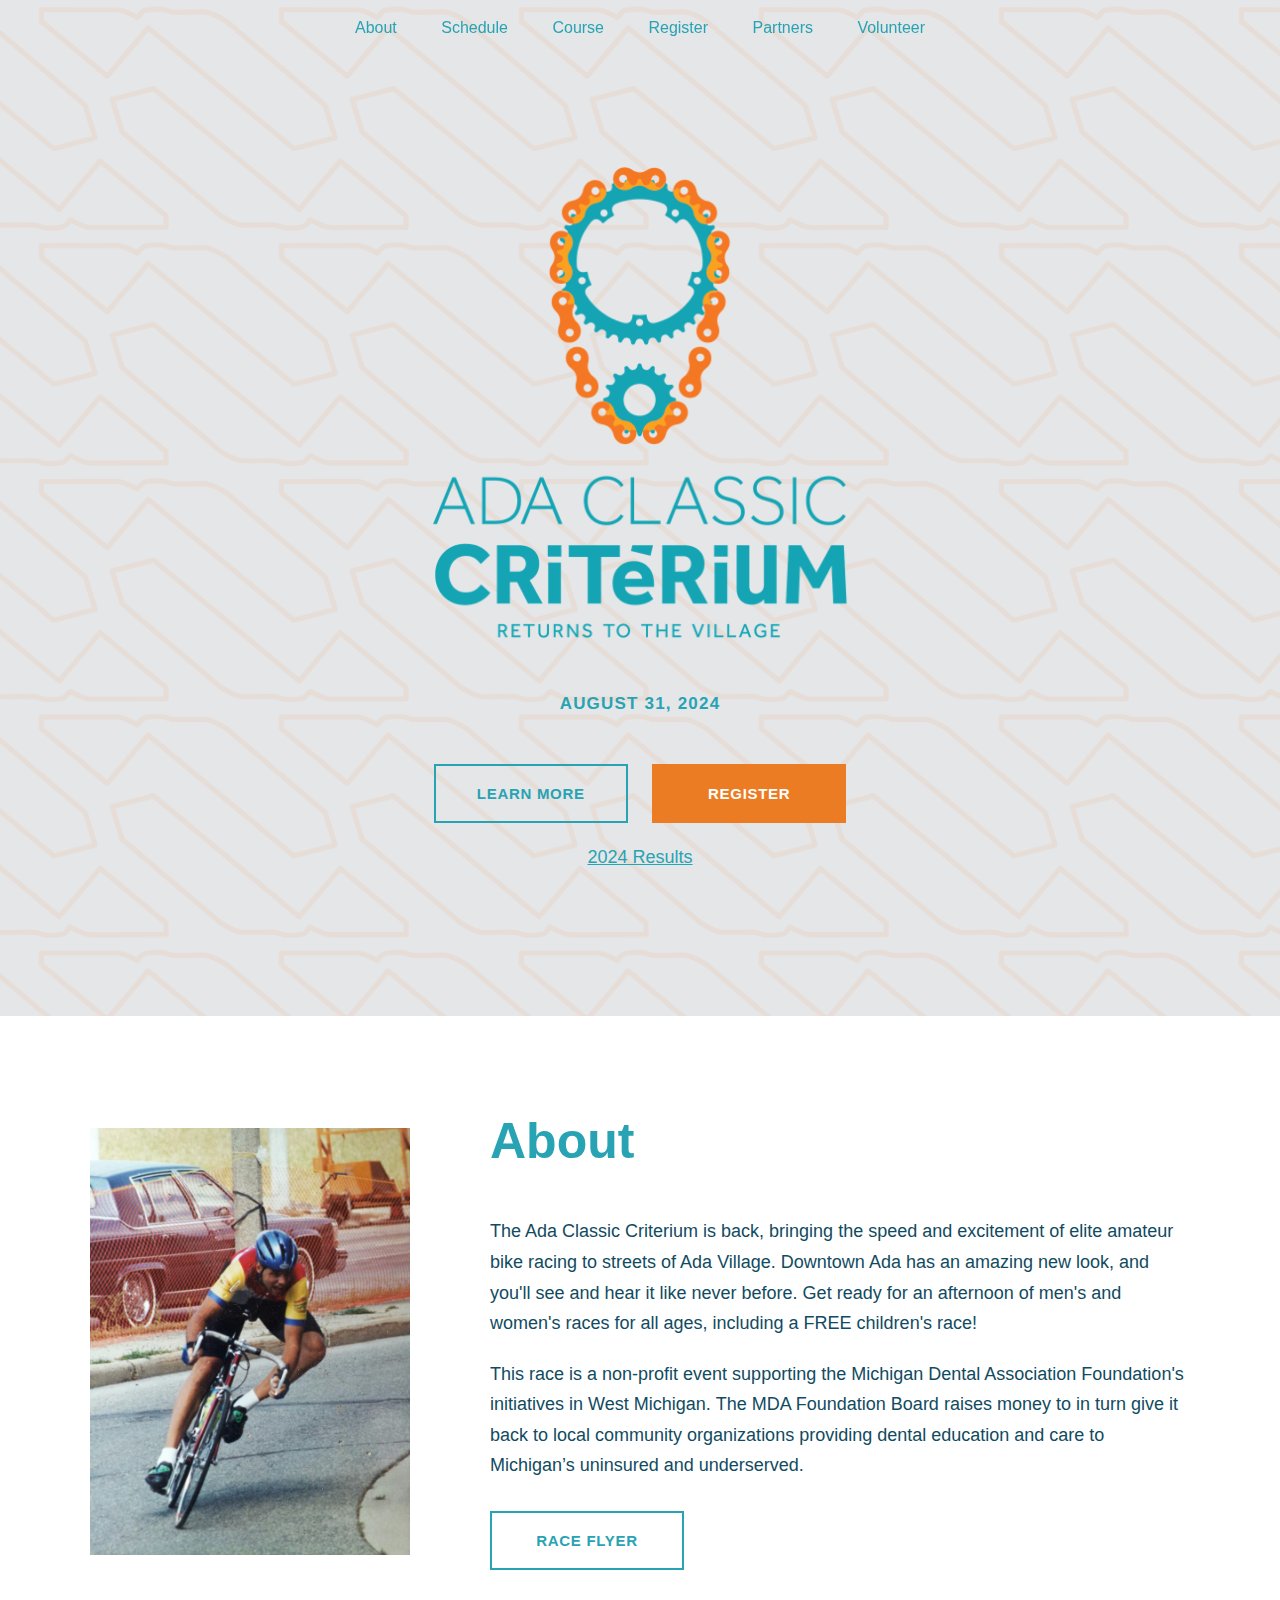
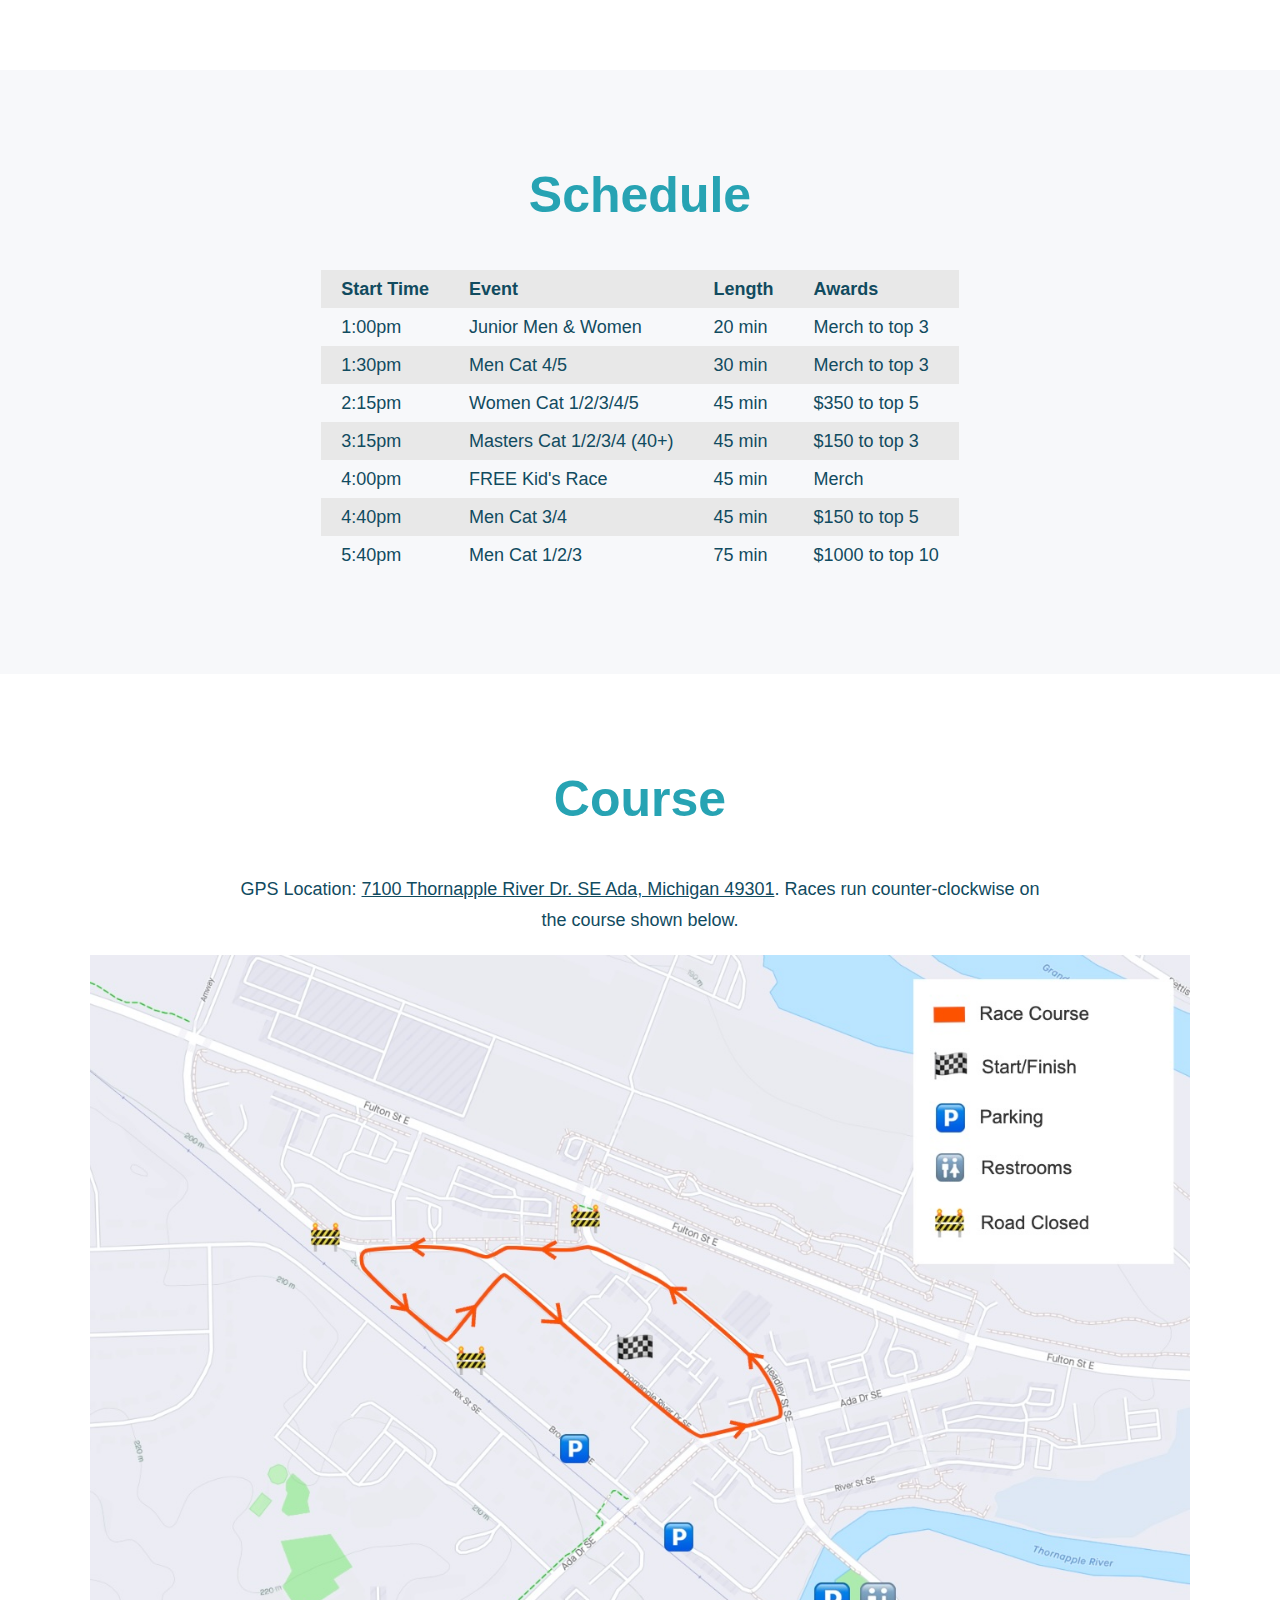
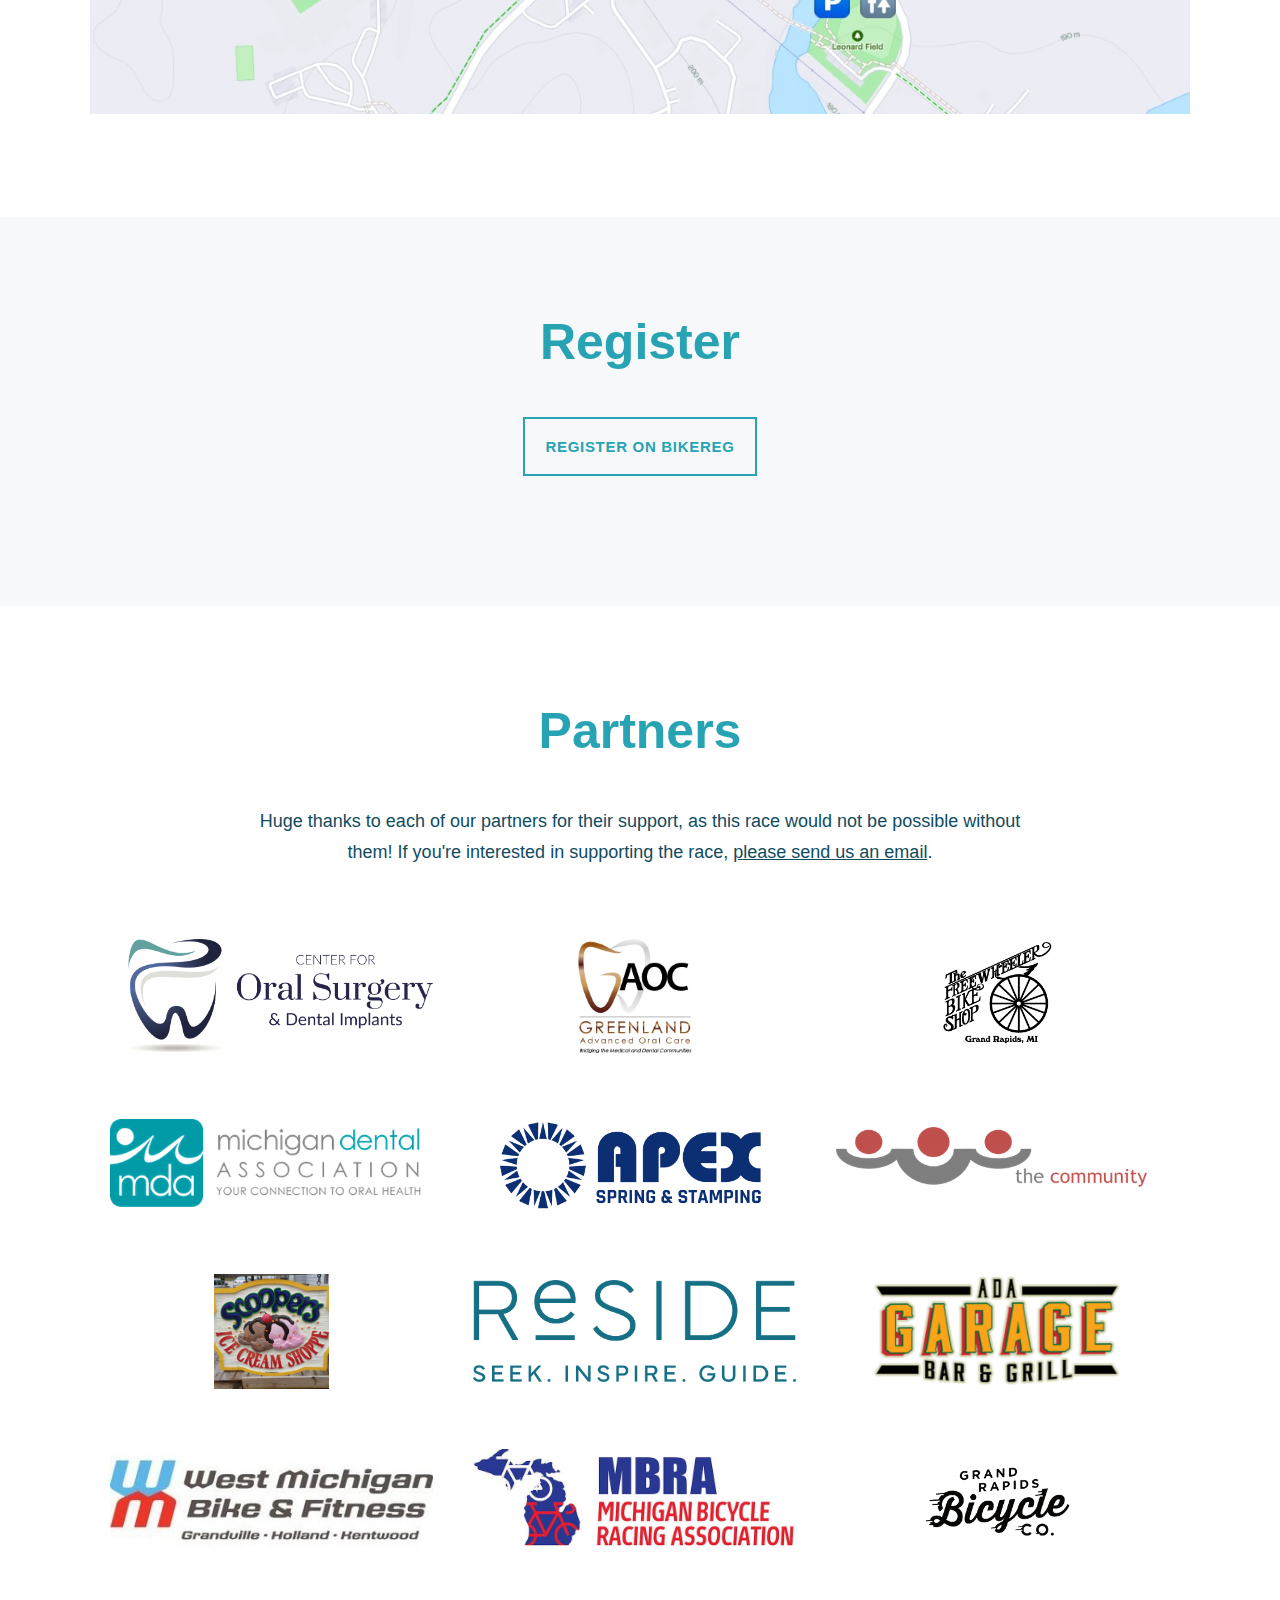
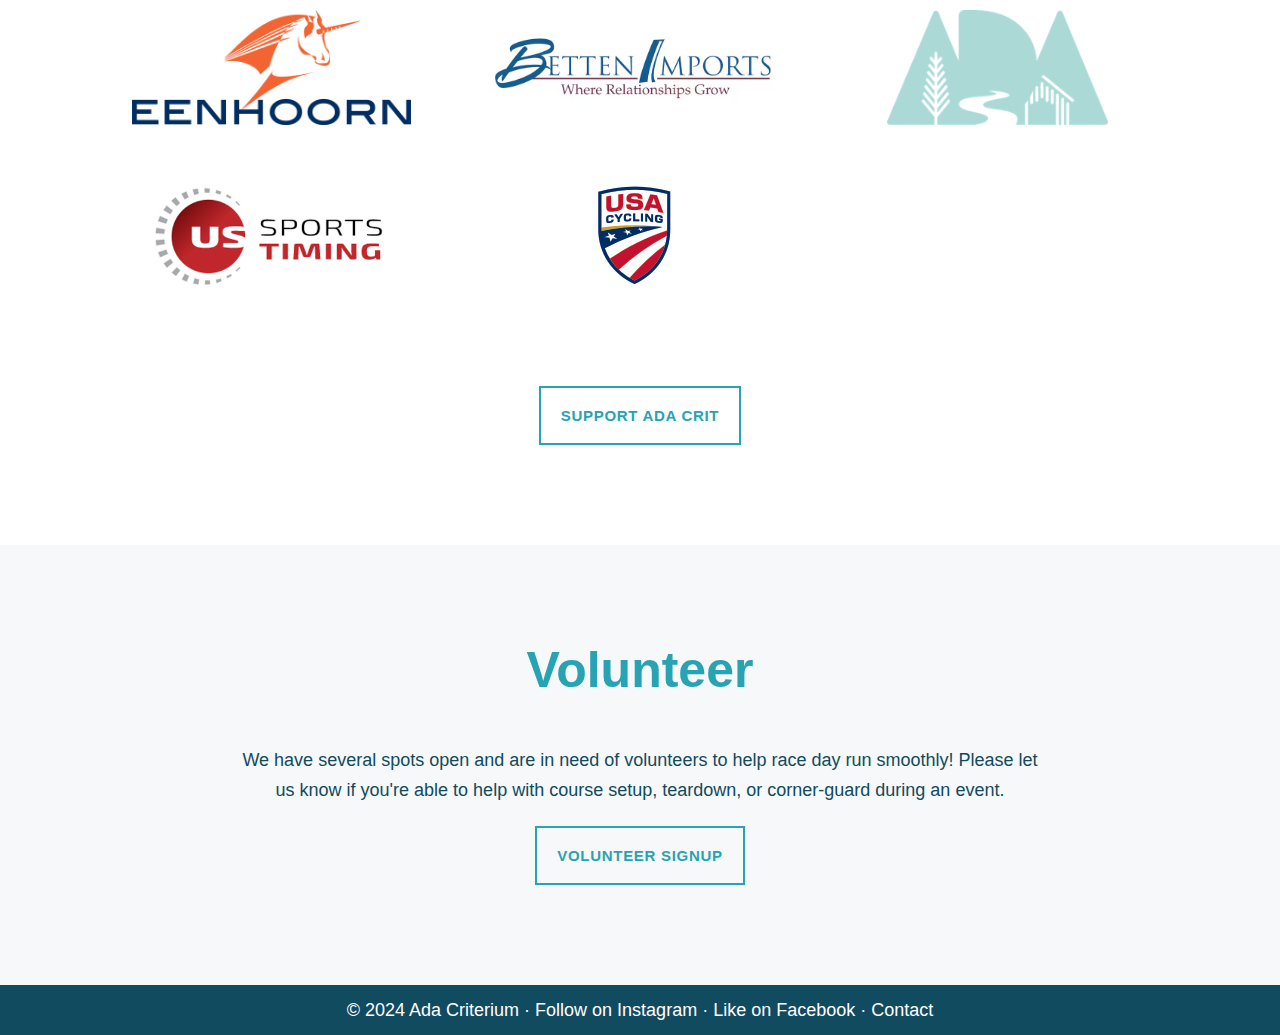
<file: index.html>
<!DOCTYPE html>
<!-- Website by Daniel Shamburger http://danielshamburger.com -->
<html>
<head>
	<title>Ada Classic Criterium - Ada, MI</title>
	<meta name="viewport" content="width=device-width, initial-scale=1.0">
	<link rel="stylesheet" type="text/css" href="reset.css">
	<link rel="stylesheet" type="text/css" href="ada.css?ver=1.3.1">
	<link rel="preconnect" href="https://fonts.googleapis.com">
	<link rel="preconnect" href="https://fonts.gstatic.com" crossorigin>
	<link href="https://fonts.googleapis.com/css2?family=Inter:ital,opsz,wght@0,14..32,100..900;1,14..32,100..900&display=swap" rel="stylesheet">
	<link rel="apple-touch-icon" sizes="180x180" href="apple-touch-icon.png">
	<link rel="icon" type="image/png" sizes="32x32" href="favicon-32x32.png">
	<link rel="icon" type="image/png" sizes="16x16" href="favicon-16x16.png">
</head>
<body>
<main class="page-content">
	<header>
		<div class="menu-toggle">MENU</div>
		<nav>
			<ul class="wrapper">
				<li><a href="#about">About</a></li>
				<li><a href="#schedule">Schedule</a></li>
				<li><a href="#course">Course</a></li>
				<li><a href="#register">Register</a></li>
				<li><a href="#partners">Partners</a></li>
				<li><a href="#volunteer">Volunteer</a></li>
			</ul>
		</nav>
	</header>
	
	<section class="hero">
		<div class="wrapper">
			<img class="logo" src="images/logo.png" alt="Ada Classic Criterium" />
			<p>August 31, 2024</p>
			<div class="buttons">
				<a class="button" href="#about">Learn More</a>
				<a class="button emphasis" href="#register">Register</a>
			</div>
			<div class="results">
				<a href="https://results.raceroster.com/v2/en-US/results/2j2vf7qr6bfn5z49/results">2024 Results</a>
			</div>
		</div>
	</section>

	<section id="about">
		<div class="wrapper">
				<div class="image">
					<img src="images/retro-crit.jpg" alt="Criterium racer taking a corner" />
				</div>
				<div class="copy">
					<h2>About</h2>
					<p>The Ada Classic Criterium is back, bringing the speed and excitement of elite amateur bike racing to streets of Ada Village. Downtown Ada has an amazing new look, and you'll see and hear it like never before. Get ready for an afternoon of men's and women's races for all ages, including a FREE children's race!</p>
					<p>This race is a non-profit event supporting the Michigan Dental Association Foundation's initiatives in West Michigan. The MDA Foundation Board raises money to in turn give it back to local community organizations providing dental education and care to Michigan’s uninsured and underserved.</p>
					<div class="button-wrap">
						<a class="button" style="margin-left: 0; margin-top: 10px;" href="/files/ada-crit-flyer.pdf">Race Flyer</a>
					</div>
				</div>
		</div>
	</section>

	<section id="schedule">
		<div class="wrapper">
			<h2>Schedule</h2>
			<table>
				<tr>
					<th>Start Time</th><th>Event</th><th>Length</th><th>Awards</th>
				</tr>
				<tr>
					<td>1:00pm</td><td>Junior Men &amp; Women</td><td>20 min</td><td>Merch to top 3</td>
				</tr>
				<tr>
					<td>1:30pm</td><td>Men Cat 4/5</td><td>30 min</td><td>Merch to top 3</td>
				</tr>
				<tr>
					<td>2:15pm</td><td>Women Cat 1/2/3/4/5</td><td>45 min</td><td>$350 to top 5</td>
				</tr>
				<tr>
					<td>3:15pm</td><td>Masters Cat 1/2/3/4 (40+)</td><td>45 min</td><td>$150 to top 3</td>
				</tr>
				<tr>
					<td>4:00pm</td><td>FREE Kid's Race</td><td>45 min</td><td>Merch</td>
				</tr>
				<tr>
					<td>4:40pm</td><td>Men Cat 3/4</td><td>45 min</td><td>$150 to top 5</td>
				</tr>
				<tr>
					<td>5:40pm</td><td>Men Cat 1/2/3</td><td>75 min</td><td>$1000 to top 10</td>
				</tr>
			</table>
		</div>
	</section>
		
	<section id="course">
		<div class="wrapper">
			<h2>Course</h2>
			<p>GPS Location: <a href="https://goo.gl/maps/9vBRFRXHCAyPKK8F6">7100 Thornapple River Dr. SE Ada, Michigan 49301</a>. Races run counter-clockwise on the course shown below.</p>
			<img src="images/course.jpg" alt="Race Course" />
		</div>
	</section>


	<section id="register">
		<div class="wrapper">
			<h2>Register</h2>

			<div class="button-wrap">
				<a class="button" href="https://www.bikereg.com/ada-criterium">Register on BikeReg</a>
			</div>
		</div>
	</section>

	<section id="partners">
		<div class="wrapper">
			<h2>Partners</h2>
			<p>Huge thanks to each of our partners for their support, as this race would not be possible without them! If you're interested in supporting the race, <a href="mailto:info@adacrit.com">please send us an email</a>.</p>
			<ul class="partner-list">
				<!-- <li class="partner title">

				</li> -->
				<li class="partner">
					<a target="_blank" href="https://www.grandrapidsoralsurgery.com/"><img src="images/cosdi.png" alt="Grand Rapids Oral Surgery and Dental Implants" /></a>
				</li>
				<li class="partner">
					<a target="_blank" href="https://www.greenlandaoc.com/"><img src="images/gaoc.jpg" alt="Greenland Advanced Oral Care" /></a>
				</li>
				<li class="partner">
					<a target="_blank" href="https://www.freewheelerbikeshop.com/"><img src="images/freewheeler.gif" alt="Freewheeler Bike Shop" /></a>
				</li>
				<li class="partner">
					<a target="_blank" href="http://www.smilemichigan.com/"><img src="images/mda.png" alt="Michigan Dental Association" /></a>
				</li>
				<li class="partner">
					<a target="_blank" href="https://apexspring.com/"><img src="images/apex.png" alt="Apex Spring and Stamping" /></a>
				</li>
				<li class="partner">
					<a target="_blank" href="http://thecommunity-ada.org/"><img src="images/community-church.png" alt="The Community Church" /></a>
				</li>
				<li class="partner">
					<a target="_blank" href="https://www.facebook.com/p/Scoopers-Ice-Cream-Shoppe-100063511034164/"><img src="images/scoopers.jpg" alt="Scooper's Ice Cream Shoppe" /></a>
				</li>
				<li class="partner">
					<a target="_blank" href="https://residegr.com/"><img src="images/reside.png" alt="ReSIDE Kyle Visser" /></a>
				</li>
				<li class="partner">
					<a target="_blank" href="https://adagaragebar.com/"><img src="images/garage-bar.png" alt="Ada Garage Bar & Grill" /></a>
				</li>
				<li class="partner">
					<a target="_blank" href="https://www.westmichiganbike.com/"><img src="images/wmbf.jpg" alt="West Michigan Bike & Fitness" /></a>
				</li>
				<li class="partner">
					<a target="_blank" href="http://www.michigan-cycling.org/"><img src="images/mbra.jpg" alt="MBRA" /></a>
				</li>
				<li class="partner">
					<a target="_blank" href="https://grandrapidsbicycles.com/"><img src="images/grbc.png" alt="Grand Rapids Bicycle Co." /></a>
				</li>
				<li class="partner">
					<a target="_blank" href="https://eenhoorn.com/"><img src="images/eenhorn.png" alt="Eenhorn" /></a>
				</li>
				<li class="partner">
					<a target="_blank" href="https://www.bettenimports.com/"><img src="images/betten.avif" alt="Betten Imports" /></a>
				</li>
				<li class="partner">
					<a target="_blank" href="http://adamichigan.org/"><img src="images/ada.png" alt="Ada Village" /></a>
				</li>
				<li class="partner">
					<a target="_blank" href="https://www.ussportstiming.com/"><img src="images/us-sports-timing.webp" alt="US Sports Timing" /></a>
				</li>
				<li class="partner">
					<a target="_blank" href="https://www.usacycling.org/"><img src="images/usac.png" alt="USA Cycling" /></a>
				</li>
			</ul>
			<div class="button-wrap">
				<a class="button" href="mailto:info@adacrit.com">Support Ada Crit</a>
			</div>
			
		</div>
	</section>

	<section id="volunteer">
		<div class="wrapper">
			<h2>Volunteer</h2>
			<p>We have several spots open and are in need of volunteers to help race day run smoothly!
				Please let us know if you're able to help with course setup, teardown, or corner-guard during an event. 
			</p>
			<div class="button-wrap">
				<a class="button" href="https://docs.google.com/forms/d/e/1FAIpQLSeVGT5_nGSvLf3liTfQN84N-q3tgdoa9TSNk-Jys_0XyNbddA/viewform?usp=sf_link">Volunteer Signup</a>
			</div>
		</div>
	</section>

	<footer>
		<div class="wrapper">
			<p>&copy; 2024 Ada Criterium
				&middot;
				<a href="https://www.instagram.com/adacrit/">Follow on Instagram</a>
				&middot;
				<a href="https://www.facebook.com/Adacrit/">Like on Facebook</a>
				&middot;
				<a href="mailto:info@adacrit.com">Contact</a>
			</p>
		</div>
	</footer>
</main>
<script src="https://ajax.googleapis.com/ajax/libs/jquery/3.3.1/jquery.min.js"></script>
<script src="ada.js?ver=1.1.0"></script>
</body>
</html>
</file>
<file: ada.css>
html { font-family: 'Inter UI', sans-serif; }

header {
	background: transparent;
	text-align: center;
	position: fixed;
	width: 100%;
	transition: .4s ease background;
	z-index: 99;
}

header.scrolled {
	background: #27A3B3;
}

.menu-toggle {
	display: none;
}

nav li {
	display: inline-block;
}

nav li a {
	text-decoration: none;
	color: #27A3B3;
	display: block;
	padding: 20px;
	transition: .15s ease color;
}

header.scrolled nav li a {
	color: #fff;
}

nav li a:hover {

}

.wrapper {
	width: 90%;
	max-width: 1100px;
	margin: 0 auto;
}

h1 {
	color: #EB7C23;
	font-weight: 800;
	font-size: 65px;
}

h1:nth-child(2) {
	color: #27A3B3;
	font-weight: 300;
	font-size: 30px;
}

h2 {
	font-weight: 800;
	font-size: 50px;
	color: #27A3B3;
	text-align: center;
	margin-bottom: 50px;
}

.hero {
	text-align: center;
	background-color: #e5e6e8;
	background-image: url('images/hero-background.png');
	background-size: 480px;
	padding: 165px 0 150px 0;
}

.hero .logo {
	display: block;
	width: calc(100% - 80px);
	max-width: 416px;
	margin: 0 auto 50px;
}

.hero p {
	margin: 30px auto 45px;
	font-size: 17px;
	text-transform: uppercase;
	letter-spacing: 1.2px;
	display: block;
	font-weight: 700;
	color: #27A3B3;
}

.hero .results {
	margin-top: 25px;
}

.hero .results a {
	color: #27A3B3;
	font-size: 18px;
}

.button {
	text-decoration: none;
	color: #27A3B3;
	font-size: 15px;
	font-weight: 700;
	border: 2px solid #27A3B3;
	text-transform: uppercase;
	padding: 20px;
	display: inline-block;
	transition: .15s color ease, .15s background ease;
	margin: 0 10px;
	text-align: center;
	min-width: 150px;

    letter-spacing: .7px;
    text-align: center;
    min-width: 150px;
}

.button.emphasis {
	color: #EB7C23;
	background: #EB7C23;
	color: #fff;
	border-color: #EB7C23;
}

.button:hover {
	color: #fff;
	background: #27A3B3;
}

.button.emphasis:hover {
	background: #d6701e;
	border-color: #d6701e;
}

#about {
	padding: 100px 0;
}

#about .wrapper {
	display: flex;
	justify-content: space-between;
	align-items: center;
}

#about .wrapper .image {
	flex: 0 0 320px;
	margin-right: 80px;
}

#about .wrapper .copy h2 {
	text-align: left;
}

table {
	text-align: left;
	color: #114B5F;
	font-size: 18px;
	margin: 50px auto 0;
}

th {
	font-weight: 800;
	padding: 10px 20px;
}

td {
	padding: 10px 20px;
}

tr {
	background: #e8e8e8;
}

tr:nth-child(2n) {
	background: transparent;
}

p {
	color: #114B5F;
	line-height: 1.7;
	font-size: 18px;
	margin: 0 auto 20px;
	max-width: 800px
}

p:last-child {
	margin-bottom: 0;
}

a {
	color: #114B5F;
}

img {
	max-width: 100%;
}

#schedule {
	background: #F7F8FA;
	padding: 100px 0;
}

#schedule p {
	text-align: center;
}

#course {
	padding: 100px 0;
}

#course p {
	text-align: center;
}

#location {
	padding: 100px 0;
}

#location p {
	text-align: center;
}

#register {
	background: #F7F8FA;
	padding: 100px 0;
}

#register p {
	text-align: center;
}

#register .button-wrap {
	text-align: center;
	margin-bottom: 30px;
}

#partners {
	padding: 100px 0;
	text-align: center;
}

#partners p {
	margin-bottom: 50px;
}

#volunteer {
	padding: 100px 0;
	background: #F7F8FA;
}

#volunteer p {
	text-align: center;
}

#volunteer .button-wrap {
	text-align: center;
}

.partner-list {
	display: flex;
	justify-content: flex-start;
	flex-wrap: wrap;
	margin: 70px 0 40px;
}

.partner-list::after {
  content: "";
  flex: 0 0 calc(50% - 30px);
}

.partner-list .partner {
	flex: 0 0 calc(33% - 40px);
	margin-bottom: 50px;
	display: flex;
	justify-content: center; 
	align-items: center;
	padding: 0 20px;
}

.partner-list .partner img {
	max-height: 115px;
}

.partner-list .partner.title {
	width: calc(50% - 50px);
}

footer {
	text-align: center;
	padding: 10px 0;
	background: #114B5F;
	color: #fff;
	font-size: 15px;
}

footer p {
	color: #fff;
}

footer a {
	text-decoration: none;
	color: #fff;
}

@media only screen and (max-width: 800px) {
	.partner-list .partner {
		width: calc(50% - 50px);
		margin-bottom: 60px;
	}
	.partner-list .partner.title {
		width: 100%;	
	}
	.partner-list .partner.link {
		width: 100%;	
	}

	#about .wrapper {
		display: block;
	}
	#about .wrapper .image {
		max-width: 300px;
		margin: 0 auto 40px;
		display: block;
	}

	#about .wrapper .copy h2 {
		text-align: center;
	}
}

@media only screen and (max-width: 677px) {
	.menu-toggle {
		display: block;
		color: #27A3B3;
		padding: 20px 0;
		font-weight: 800;
		cursor: pointer;
	}

	header.scrolled .menu-toggle {
		color: #fff;
	}

	nav {
		display: none;
		background: #27A3B3;
		width: 100%;
		padding: 7px 0;
	}

	nav li {
		display: block;
		width: 100%;
		font-size: 18px;
	}

	nav li a {
		color: #fff;
		width: 100%;
		display: block;
		padding: 12px 0px;
	}

	nav li a:hover {
		color: #fff;
	}

	.hero {
		padding: 100px 0 80px;
		background-size: 200px;
	}

	#about, #schedule, #course, #register, #volunteer {
		padding: 60px 0;
	}

	.hero .buttons {
		/*display: flex;*/
	}

	.hero .buttons .button {
		min-width: auto;
		flex: 0 0 50%;
	}

	.hero .buttons .button:first-child {
		margin-left: 0;
	}

	.hero .buttons .button:last-child {
		margin-right: 0;
	}

	#about .wrapper .image {
		max-width: 250px;
	}

	.partner-list .partner {
		flex: 0 0 calc(50% - 40px);
	}

	h1 {
		font-size: 48px;
	}

	h2 {
		font-size: 44px;
	}

	table {
		font-size: 12px;
	}

	th, td {
		padding: 7px 3px;
	}

	p {
		font-size: 16px;
	}
}

@media only screen and (max-width: 350px) {
	.hero .buttons .button {
		padding: 18px 14px;
	}
}
</file>
